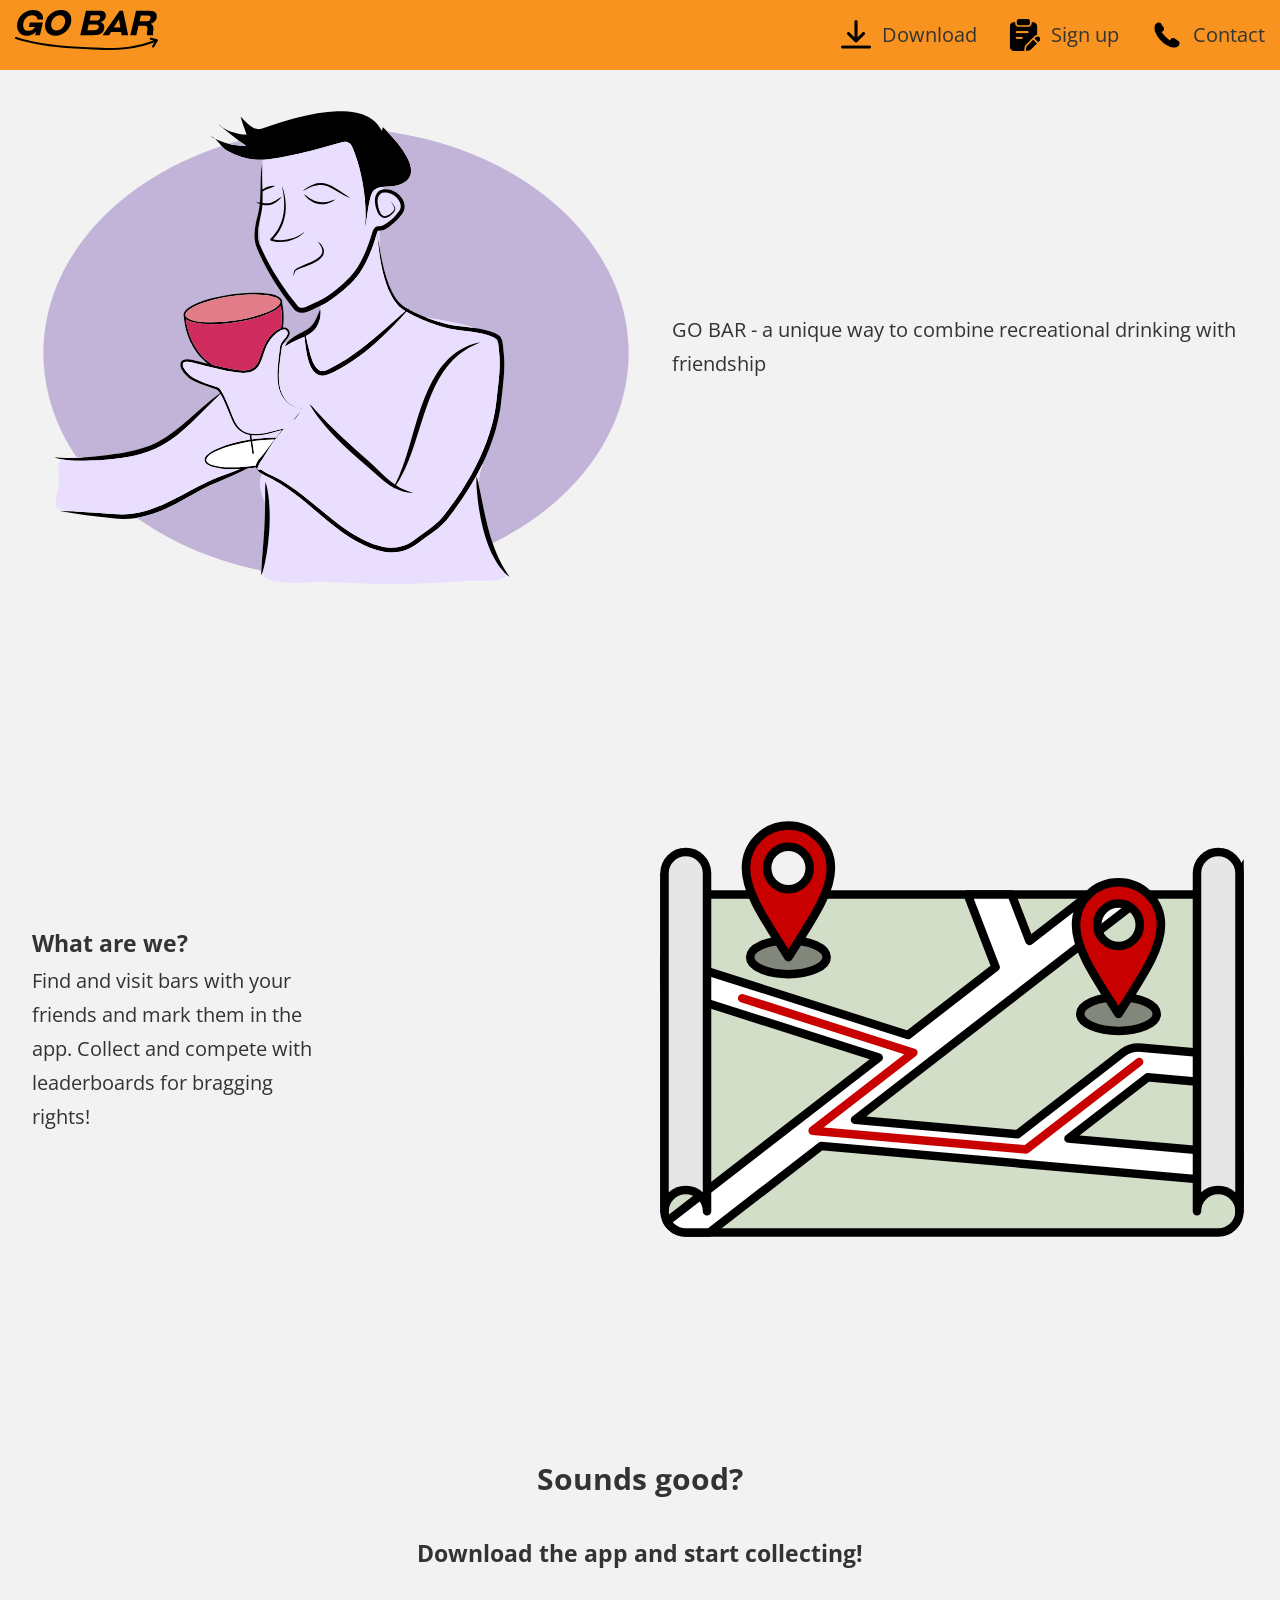
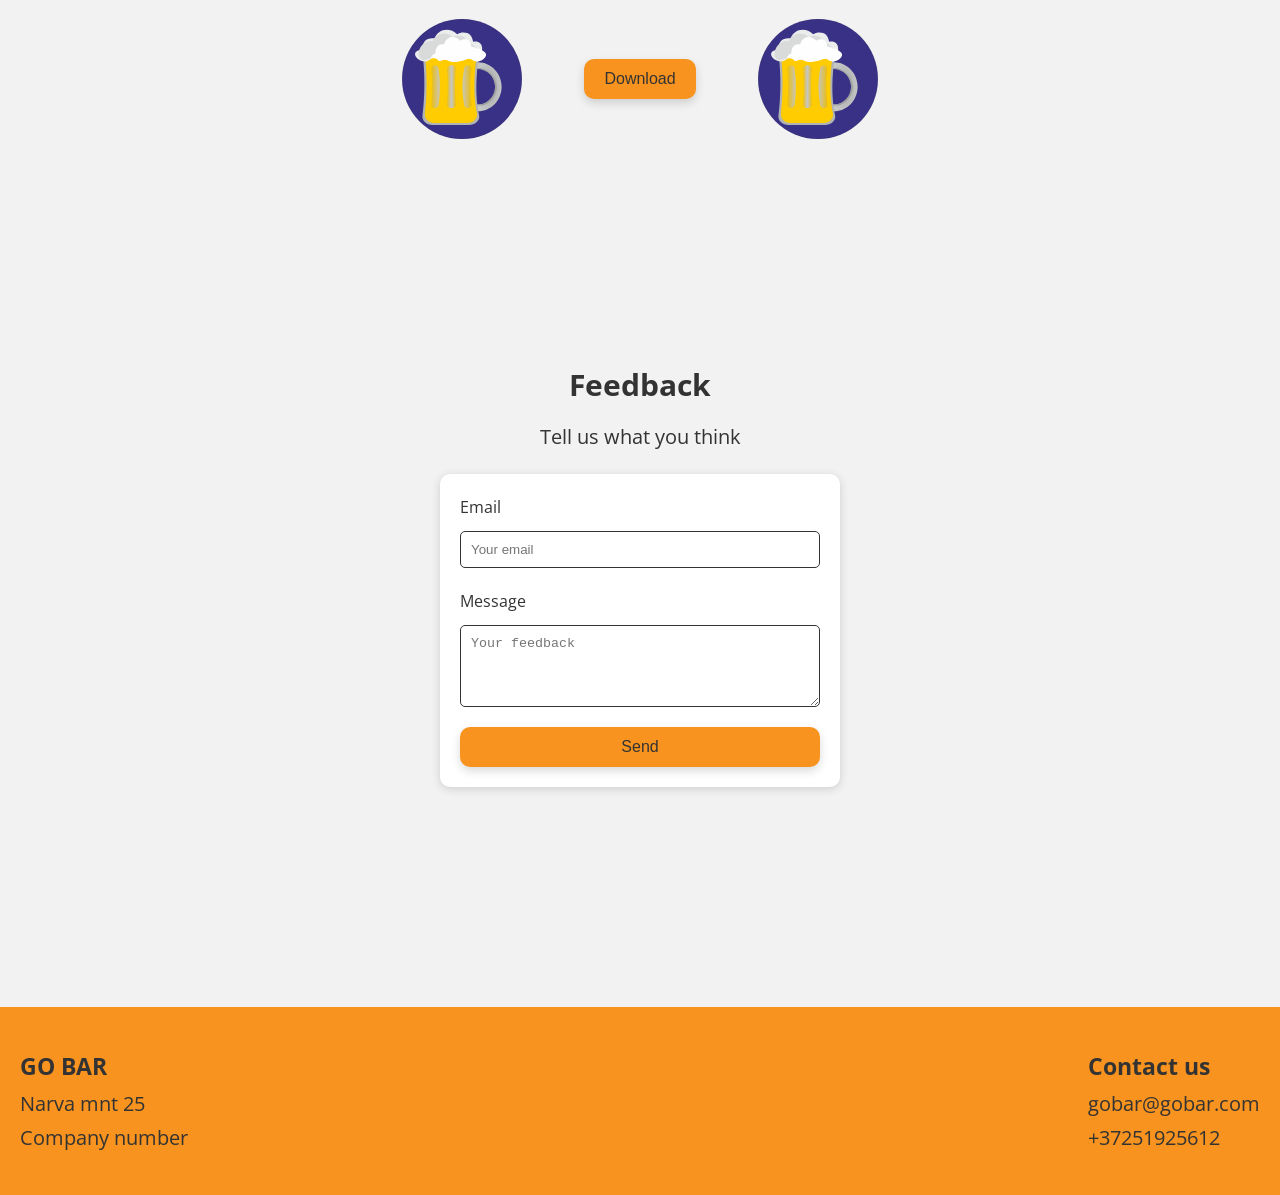
<file: index.html>
<!DOCTYPE html>
<html lang="en">
<head>
  <meta charset="UTF-8" />
  <meta name="viewport" content="width=device-width, initial-scale=1.0"/>
  <title>GO BAR</title>
  <link rel="stylesheet" href="sass.css" />
  <script src="./js/feedback.js" defer></script>
  <script src="./js/main.js" defer></script>
  <link rel="icon" type="image/x-icon" href="./favicon.ico">
  <link rel="preconnect" href="https://fonts.googleapis.com">
  <link rel="preconnect" href="https://fonts.gstatic.com" crossorigin>
  <link href="https://fonts.googleapis.com/css2?family=Open+Sans:ital,wght@0,300..800;1,300..800&display=swap" rel="stylesheet">
</head>
<body>
  <header class="header">
    <a href="#" class="logo">
      <img src="./img/go_bar_black.svg" alt="GO BAR logo">
    </a>
    <button class="burger" id="burger" aria-label="Open navigation menu">☰</button>
    <nav id="nav">
      <a href="#cta"><img src="./img/download.png" width="36" height="36" alt="Download button">Download</a>
      <a href="signup.html"><img src="./img/exam.png" width="36" height="36" alt="Sign up button">Sign up</a>
      <a href="#contact"><img src="./img/phone.png" width="36" height="36" alt="Contact button">Contact</a>
    </nav>
  </header>

  <section class="hero">
    <img src="./img/drinking.svg" alt="Person drinking"/>
    <p>
      GO BAR - a unique way to combine recreational drinking with friendship
    </p>
  </section>

  <section class="info">
    <div class="text">
      <h3>What are we?</h3>
      <p>
        Find and visit bars with your friends and mark them in the app.
        Collect and compete with leaderboards for bragging rights!
      </p>
    </div>
    <img src="./img/map.svg" alt="Trip map"/>
  </section>

  <section id="cta" class="cta">
    <h1>Sounds good?</h1>
    <h3>Download the app and start collecting!</h3>
    <div class="cta-content">
      <img src="./img/beer.svg" alt="Beer illustration" height="120px" width="120px"/>
        <button>Download</button>
      <img src="./img/beer.svg" alt="Beer illustration" height="120px" width="120px"/>
    </div>
  </section>

  <section class="feedback">
    <h2>Feedback</h2>
    <p>Tell us what you think</p>
    <form>
      <label for="fbEmail">Email</label>
      <input type="email" id="fbEmail" placeholder="Your email" />
      <span class="error" id="fbEmailError"></span>

      <label for="fbMessage">Message</label>
      <textarea id="fbMessage" rows="4" placeholder="Your feedback"></textarea>
      <span class="error" id="fbMessageError"></span>

      <button type="submit">Send</button>
    </form>
  </section>

  <footer id="contact" class="footer">
    <div class="wave"></div>
    <div class="footer-content">
      <div>
        <h3>GO BAR</h3>
        <p>Narva mnt 25</p>
        <p>Company number</p>
      </div>
      <div>
        <h3>Contact us</h3>
        <p>gobar@gobar.com</p>
        <p>+37251925612</p>
      </div>
    </div>
  </footer>
</body>
</html>
</file>
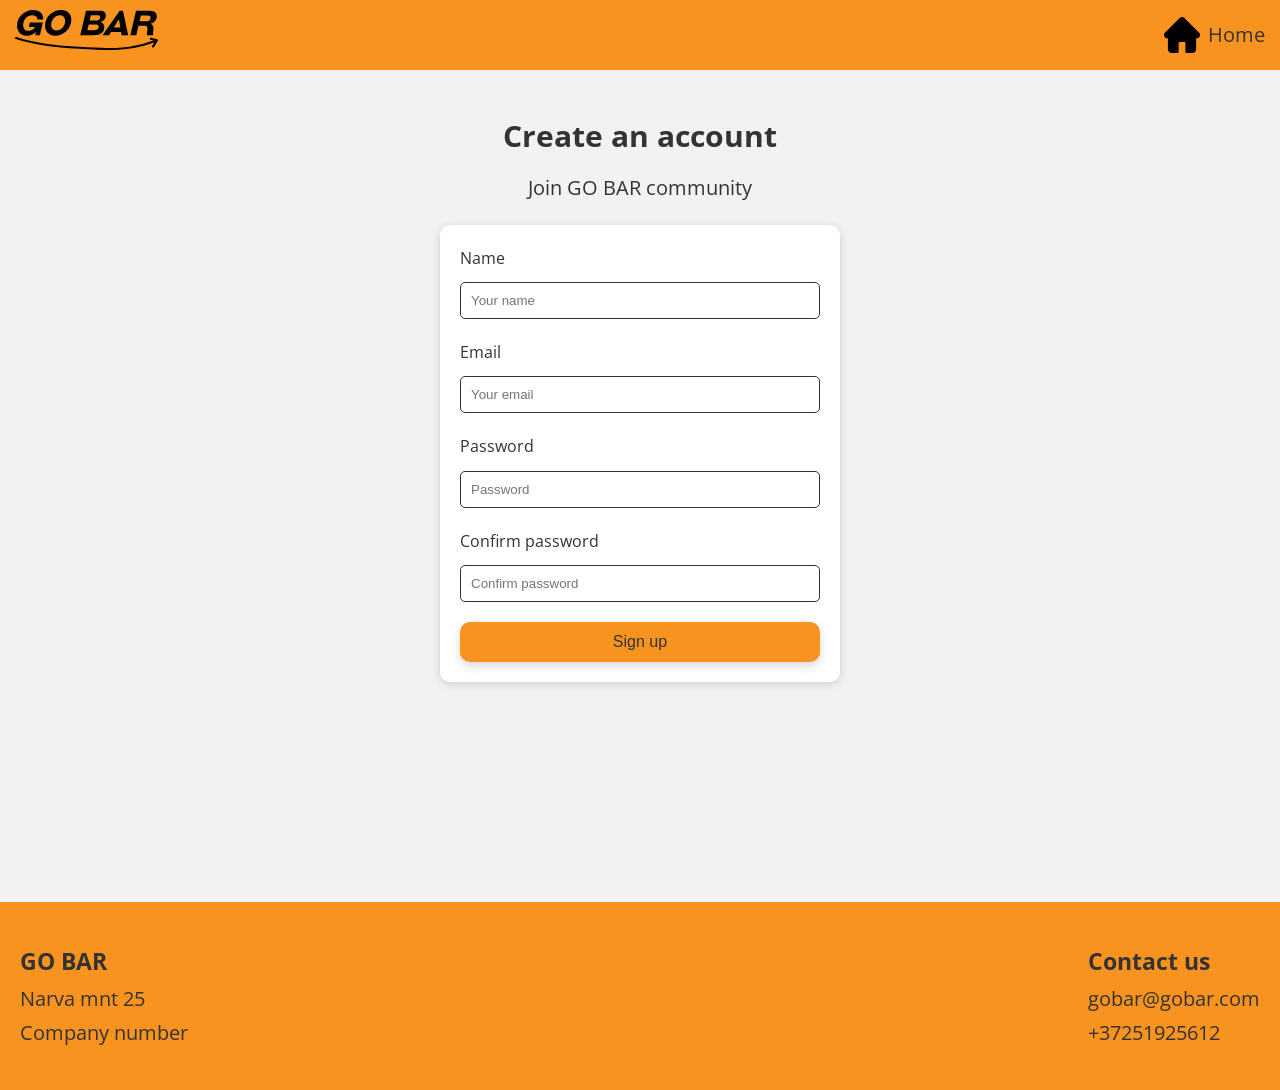
<file: signup.html>
<!DOCTYPE html>
<html lang="en">
<head>
  <meta charset="UTF-8" />
  <meta name="viewport" content="width=device-width, initial-scale=1.0"/>
  <title>Sign Up - GO BAR</title>
  <link rel="stylesheet" href="sass.css" />
  <script src="./js/signup.js" defer></script>
  <script src="./js/main.js" defer></script>
  <link rel="icon" type="image/x-icon" href="./favicon.ico">
  <link rel="preconnect" href="https://fonts.googleapis.com">
  <link rel="preconnect" href="https://fonts.gstatic.com" crossorigin>
  <link href="https://fonts.googleapis.com/css2?family=Open+Sans:ital,wght@0,300..800;1,300..800&display=swap" rel="stylesheet">
</head>
<body>
  <header class="header">
    <a href="index.html" class="logo">
      <img src="./img/go_bar_black.svg" alt="GO BAR logo">
    </a>
    <button class="burger" id="burger" aria-label="Open navigation menu">☰</button>
    <nav id="nav">
      <a href="index.html"><img src="./img/home.png" width="36" height="36" alt="">Home</a>
    </nav>
  </header>
  <section class="signup">
    <h2>Create an account</h2>
    <p>Join GO BAR community</p>
    <form>
      <label for="name">Name</label>
      <input type="text" id="name" placeholder="Your name" />
      <span class="error" id="nameError"></span>

      <label for="email">Email</label>
      <input type="email" id="email" placeholder="Your email" />
      <span class="error" id="emailError"></span>

      <label for="password">Password</label>
      <input type="password" id="password" placeholder="Password" />
      <span class="error" id="passwordError"></span>

      <label for="confirm">Confirm password</label>
      <input type="password" id="confirm" placeholder="Confirm password" />
      <span class="error" id="confirmError"></span>

      <button type="submit">Sign up</button>
    </form>
  </section>

  <footer id="contact" class="footer">
    <div class="wave"></div>
    <div class="footer-content">
      <div>
        <h3>GO BAR</h3>
        <p>Narva mnt 25</p>
        <p>Company number</p>
      </div>
      <div>
        <h3>Contact us</h3>
        <p>gobar@gobar.com</p>
        <p>+37251925612</p>
      </div>
    </div>
  </footer>
</body>
</html>
</file>
<file: sass.css>
/* MIXINS */
/* RESET */
* {
  margin: 0;
  padding: 0;
  box-sizing: border-box;
}

body {
  font-family: "Open Sans", sans-serif;
  background: #f2f2f2;
  color: #333;
  padding-top: 70px;
  font-size: 20px;
  line-height: 1.7;
}

/* HEADER */
.header {
  display: flex;
  justify-content: center;
  align-items: center;
  height: 70px;
  justify-content: space-between;
  position: fixed;
  top: 0;
  width: 100%;
  background: #f7931e;
  color: #333;
  padding: 0 15px;
}
.header nav {
  display: flex;
  justify-content: center;
  align-items: center;
  gap: 30px;
}
.header nav a {
  display: flex;
  align-items: center;
  gap: 8px;
  color: #333;
  text-decoration: none;
}

.logo img {
  height: 40px;
}

/* SECTIONS */
.hero,
.info,
.cta {
  padding: 20px;
}

section {
  margin-bottom: 160px;
}

.hero,
.info {
  display: flex;
  align-items: center;
  gap: 2rem;
  padding: 2rem;
}
.hero img,
.info img {
  width: 50%;
}
.hero p,
.hero .text,
.info p,
.info .text {
  width: 50%;
}

/* CTA */
.cta {
  display: flex;
  flex-direction: column;
  text-align: center;
  gap: 30px;
}
.cta-content {
  display: flex;
  justify-content: center;
  align-items: center;
  gap: 5%;
  margin-top: 15px;
}
.cta-content button {
  background: #f7931e;
  color: #333;
  border: none;
  padding: 10px 20px;
  height: 40px;
  font-size: 1rem;
  border-radius: 10px;
  cursor: pointer;
  transition: transform 0.1s ease, box-shadow 0.1s ease;
  box-shadow: 0 4px 10px rgba(0, 0, 0, 0.15);
}
.cta-content button:hover {
  transform: translateY(-2px);
  box-shadow: 0 6px 14px rgba(0, 0, 0, 0.15);
}
.cta-content button:active {
  transform: translateY(2px) scale(0.98);
  box-shadow: 0 2px 6px rgba(0, 0, 0, 0.15);
}

/* FOOTER */
.footer {
  background: #f7931e;
  color: #333;
  padding: 40px 20px;
  margin-top: 30px;
}
.footer-content {
  display: flex;
  justify-content: space-between;
}

/* FORMS */
.signup,
.feedback {
  padding: 40px 20px;
  text-align: center;
}
.signup h2,
.feedback h2 {
  margin-bottom: 10px;
}
.signup form,
.feedback form {
  max-width: 400px;
  margin: 20px auto;
  display: flex;
  flex-direction: column;
  gap: 10px;
  background: white;
  padding: 20px;
  border-radius: 10px;
  box-shadow: 0 2px 10px rgba(0, 0, 0, 0.15);
}
.signup form label,
.feedback form label {
  text-align: left;
  font-size: 1rem;
}
.signup form input,
.signup form textarea,
.feedback form input,
.feedback form textarea {
  padding: 10px;
  border: 1px solid #333;
  border-radius: 5px;
}
.signup form button,
.feedback form button {
  background: #f7931e;
  color: #333;
  border: none;
  padding: 10px 20px;
  height: 40px;
  font-size: 1rem;
  border-radius: 10px;
  cursor: pointer;
  transition: transform 0.1s ease, box-shadow 0.1s ease;
  box-shadow: 0 4px 10px rgba(0, 0, 0, 0.15);
}
.signup form button:hover,
.feedback form button:hover {
  transform: translateY(-2px);
  box-shadow: 0 6px 14px rgba(0, 0, 0, 0.15);
}
.signup form button:active,
.feedback form button:active {
  transform: translateY(2px) scale(0.98);
  box-shadow: 0 2px 6px rgba(0, 0, 0, 0.15);
}
.signup form button:hover,
.feedback form button:hover {
  opacity: 0.9;
}

/* ERROR */
.error {
  color: red;
  font-size: 0.9rem;
  margin-top: -5px;
  margin-bottom: 5px;
  display: block;
}

/* BURGER */
.burger {
  display: none;
  font-size: 28px;
  background: none;
  border: none;
  color: #333;
  cursor: pointer;
}

/* MOBILE */
@media (max-width: 768px) {
  .burger {
    display: block;
  }
  nav {
    position: absolute;
    top: 70px;
    right: 0;
    width: 100%;
    background: #f7931e;
    flex-direction: column;
    align-items: center;
    gap: 20px;
    max-height: 0;
    overflow: hidden;
    transition: max-height 0.3s ease;
  }
  nav.active {
    max-height: 300px;
    padding: 20px 0;
  }
  .hero,
  .info {
    flex-direction: column;
    text-align: center;
  }
  .hero img,
  .info img {
    width: 100%;
    max-width: 320px;
  }
  .hero p,
  .hero .text,
  .info p,
  .info .text {
    width: 100%;
  }
}/*# sourceMappingURL=sass.css.map */
</file>
